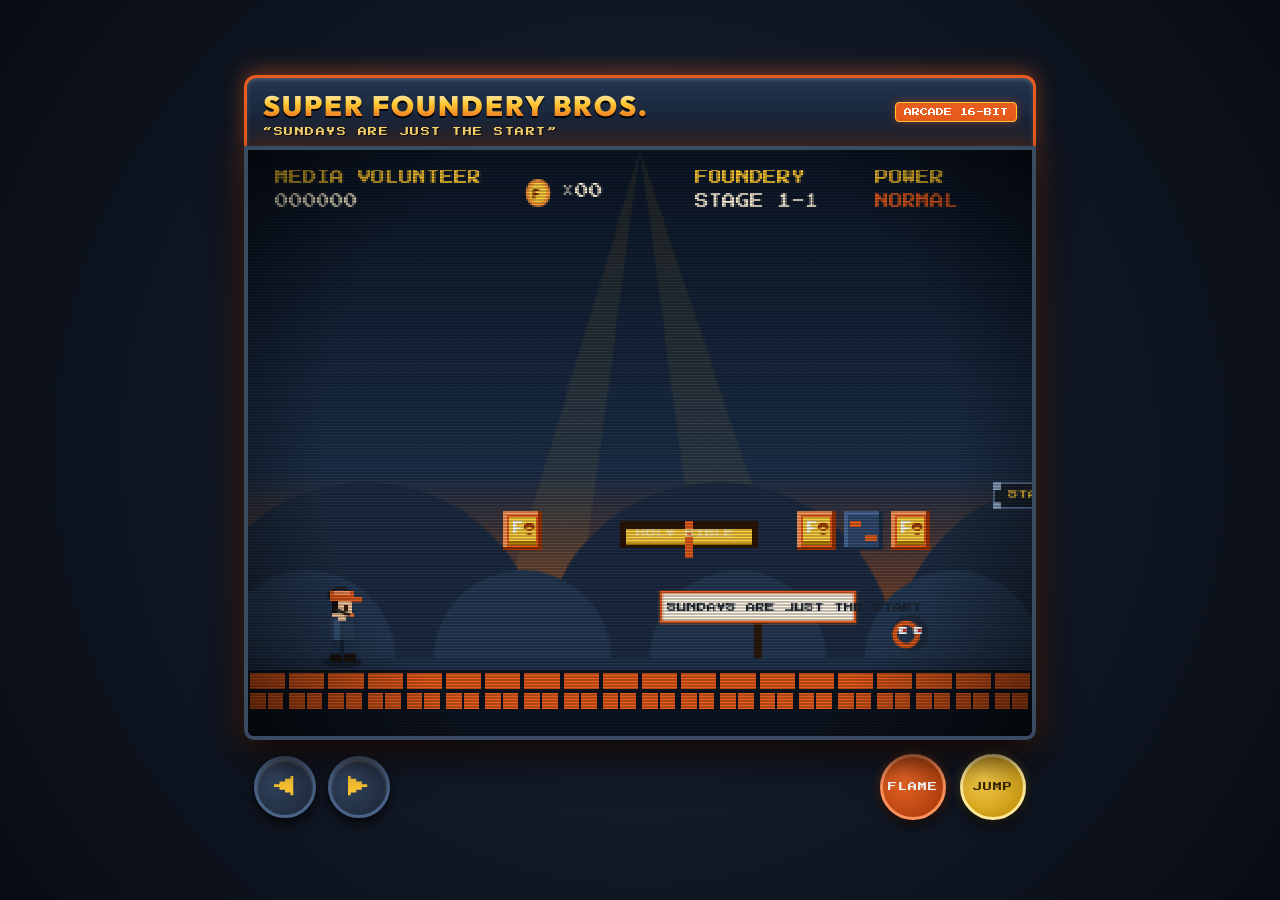
<file: index.html>
<!DOCTYPE html>
<html lang="en">
<head>
<meta charset="UTF-8">
<meta name="viewport" content="width=device-width, initial-scale=1.0, maximum-scale=1.0, user-scalable=no">
<title>SUPER FOUNDERY BROS. - 16-BIT REMASTERED</title>
<style>
  @import url('https://fonts.googleapis.com/css2?family=Press+Start+2P&family=Outfit:wght@600;900&display=swap');

  :root {
    --steel-900: #0d1522;
    --steel-800: #162235;
    --steel-700: #22344f;
    --steel-600: #334d74;
    --orange-500: #e85d1d;
    --orange-400: #ff7836;
    --orange-glow: rgba(232, 93, 29, 0.45);
    --gold-400: #ffc933;
    --gold-300: #ffe476;
    --cream: #fff4db;
    --cream-dim: #ebd4b0;
  }

  * {
    margin: 0;
    padding: 0;
    box-sizing: border-box;
    user-select: none;
    -webkit-user-select: none;
    -webkit-touch-callout: none;
  }

  body {
    background: radial-gradient(circle at center, #1b2638 0%, #080c14 100%);
    min-height: 100vh;
    display: flex;
    flex-direction: column;
    justify-content: center;
    align-items: center;
    overflow: hidden;
    touch-action: none;
    font-family: 'Press Start 2P', monospace;
    color: var(--cream);
  }

  #cabinet {
    position: relative;
    display: flex;
    flex-direction: column;
    align-items: center;
    width: 100%;
    max-width: 820px;
    padding: 10px 14px;
  }

  /* Marquee Header */
  #marquee {
    width: 100%;
    background: linear-gradient(180deg, #24354f 0%, #121c2c 100%);
    border: 3px solid var(--orange-500);
    border-bottom: none;
    border-radius: 12px 12px 0 0;
    padding: 10px 16px;
    display: flex;
    justify-content: space-between;
    align-items: center;
    box-shadow: inset 0 2px 4px rgba(255,255,255,0.2), 0 -4px 20px var(--orange-glow);
  }

  .title-group {
    display: flex;
    flex-direction: column;
    gap: 4px;
  }

  .title-group h1 {
    font-family: 'Outfit', sans-serif;
    font-weight: 900;
    font-size: clamp(18px, 4.2vw, 28px);
    letter-spacing: 2px;
    background: linear-gradient(180deg, #fff 0%, var(--gold-400) 45%, var(--orange-500) 100%);
    -webkit-background-clip: text;
    -webkit-text-fill-color: transparent;
    filter: drop-shadow(0 2px 0px #000);
  }

  .title-group span {
    font-size: clamp(7px, 1.7vw, 9px);
    color: var(--gold-300);
    letter-spacing: 1.5px;
    text-shadow: 1px 1px 0 #000;
  }

  .badge {
    background: var(--orange-500);
    color: #fff;
    font-size: 8px;
    padding: 5px 8px;
    border-radius: 4px;
    border: 1px solid var(--gold-400);
    box-shadow: 0 0 8px var(--orange-glow);
  }

  /* CRT Screen Bezel */
  #screen-bezel {
    position: relative;
    width: 100%;
    background: #000;
    border: 4px solid #3a4b64;
    border-radius: 0 0 10px 10px;
    box-shadow: 0 16px 40px rgba(0,0,0,0.9), 0 0 30px var(--orange-glow);
    aspect-ratio: 4 / 3;
    overflow: hidden;
  }

  canvas {
    width: 100%;
    height: 100%;
    display: block;
    image-rendering: pixelated;
    image-rendering: crisp-edges;
  }

  /* Retro Scanline Overlay */
  #screen-bezel::after {
    content: " ";
    position: absolute;
    inset: 0;
    background: linear-gradient(rgba(18, 16, 16, 0) 50%, rgba(0, 0, 0, 0.25) 50%), 
                radial-gradient(circle, rgba(0,0,0,0) 65%, rgba(0,0,0,0.6) 100%);
    background-size: 100% 3px, 100% 100%;
    pointer-events: none;
    z-index: 10;
  }

  /* Mobile Touch Controls */
  #controls {
    width: 100%;
    display: flex;
    justify-content: space-between;
    align-items: center;
    padding: 14px 10px 6px 10px;
    touch-action: none;
  }

  .dpad {
    display: flex;
    gap: 12px;
  }

  .btn {
    width: 62px;
    height: 62px;
    border-radius: 50%;
    background: radial-gradient(circle at 35% 35%, #354763 0%, #1a2434 100%);
    border: 3px solid #4a6388;
    color: var(--gold-400);
    font-size: 22px;
    display: flex;
    justify-content: center;
    align-items: center;
    box-shadow: 0 6px 12px rgba(0,0,0,0.7), inset 0 2px 3px rgba(255,255,255,0.25);
    cursor: pointer;
    touch-action: none;
    transition: transform 0.06s, border-color 0.06s;
  }

  .btn:active, .btn.pressed {
    transform: translateY(3px) scale(0.95);
    border-color: var(--orange-400);
    background: radial-gradient(circle at 35% 35%, #222f42 0%, #121a26 100%);
  }

  .action-btns {
    display: flex;
    gap: 14px;
  }

  .btn-action {
    width: 66px;
    height: 66px;
    font-size: 9px;
    letter-spacing: 1px;
    border-radius: 50%;
    font-family: 'Press Start 2P', monospace;
  }

  .btn-flame {
    background: radial-gradient(circle at 35% 35%, #f16928 0%, #9e3305 100%);
    border-color: #ff935e;
    color: #fff;
    box-shadow: 0 6px 12px rgba(0,0,0,0.7), 0 0 10px var(--orange-glow);
  }

  .btn-jump {
    background: radial-gradient(circle at 35% 35%, #ffd24d 0%, #b88600 100%);
    border-color: #ffea99;
    color: #3b2800;
    box-shadow: 0 6px 12px rgba(0,0,0,0.7), 0 0 10px rgba(255,201,51,0.3);
  }
</style>
</head>
<body>

<div id="cabinet">
  <div id="marquee">
    <div class="title-group">
      <h1>SUPER FOUNDERY BROS.</h1>
      <span>“SUNDAYS ARE JUST THE START”</span>
    </div>
    <div class="badge">ARCADE 16-BIT</div>
  </div>

  <div id="screen-bezel">
    <canvas id="canvas" width="400" height="300"></canvas>
  </div>

  <div id="controls">
    <div class="dpad">
      <div class="btn" id="btn-left">◀</div>
      <div class="btn" id="btn-right">▶</div>
    </div>
    <div class="action-btns">
      <div class="btn btn-action btn-flame" id="btn-action">FLAME</div>
      <div class="btn btn-action btn-jump" id="btn-jump">JUMP</div>
    </div>
  </div>
</div>

<script>
// --- CANVAS & 16-BIT RENDERER (400 x 300 Resolution) ---
const canvas = document.getElementById('canvas');
const ctx = canvas.getContext('2d');
const W = canvas.width;
const H = canvas.height;

// --- REFINED AUDIO SYNTHESIS ---
const Sound = {
  ctx: null,
  init() {
    if (!this.ctx) {
      const AC = window.AudioContext || window.webkitAudioContext;
      if (AC) this.ctx = new AC();
    }
  },
  play(freqs, duration, type = 'square', vol = 0.08) {
    if (!this.ctx) return;
    const now = this.ctx.currentTime;
    const osc = this.ctx.createOscillator();
    const gain = this.ctx.createGain();
    osc.type = type;
    const step = duration / freqs.length;
    freqs.forEach((f, i) => osc.frequency.setValueAtTime(f, now + i * step));
    gain.gain.setValueAtTime(vol, now);
    gain.gain.exponentialRampToValueAtTime(0.0001, now + duration);
    osc.connect(gain);
    gain.connect(this.ctx.destination);
    osc.start(now);
    osc.stop(now + duration);
  },
  jump() { this.play([180, 240, 360, 520], 0.18, 'sine', 0.12); },
  coin() { this.play([988, 1318], 0.28, 'triangle', 0.1); },
  power() { this.play([262, 330, 392, 523, 659, 784], 0.35, 'triangle', 0.15); },
  bump() { this.play([120, 80], 0.09, 'sawtooth', 0.1); },
  stomp() { this.play([140, 60], 0.14, 'triangle', 0.15); },
  flame() { this.play([600, 320, 160], 0.15, 'sawtooth', 0.08); },
  win() { this.play([440, 554, 659, 880, 1108], 0.6, 'triangle', 0.16); }
};

window.addEventListener('click', () => Sound.init(), { once: true });
window.addEventListener('touchstart', () => Sound.init(), { once: true });

// --- INPUTS (Desktop & Mobile) ---
const keys = { left: false, right: false, jump: false, action: false };

window.addEventListener('keydown', (e) => {
  Sound.init();
  if (['ArrowLeft', 'KeyA'].includes(e.code)) keys.left = true;
  if (['ArrowRight', 'KeyD'].includes(e.code)) keys.right = true;
  if (['ArrowUp', 'KeyW', 'Space'].includes(e.code)) keys.jump = true;
  if (['KeyF', 'KeyJ', 'ShiftLeft', 'ShiftRight'].includes(e.code)) {
    if (!keys.action) shootFlame();
    keys.action = true;
  }
});

window.addEventListener('keyup', (e) => {
  if (['ArrowLeft', 'KeyA'].includes(e.code)) keys.left = false;
  if (['ArrowRight', 'KeyD'].includes(e.code)) keys.right = false;
  if (['ArrowUp', 'KeyW', 'Space'].includes(e.code)) keys.jump = false;
  if (['KeyF', 'KeyJ', 'ShiftLeft', 'ShiftRight'].includes(e.code)) keys.action = false;
});

function bindBtn(id, key, onPress) {
  const el = document.getElementById(id);
  const p = (e) => {
    e.preventDefault();
    Sound.init();
    keys[key] = true;
    el.classList.add('pressed');
    if (onPress) onPress();
  };
  const r = (e) => {
    e.preventDefault();
    keys[key] = false;
    el.classList.remove('pressed');
  };
  el.addEventListener('touchstart', p, { passive: false });
  el.addEventListener('touchend', r, { passive: false });
  el.addEventListener('touchcancel', r, { passive: false });
  el.addEventListener('mousedown', p);
  el.addEventListener('mouseup', r);
  el.addEventListener('mouseleave', r);
}

bindBtn('btn-left', 'left');
bindBtn('btn-right', 'right');
bindBtn('btn-jump', 'jump');
bindBtn('btn-action', 'action', () => shootFlame());

// --- GAME WORLD DATA ---
const LEVEL_LEN = 2400;
let score = 0;
let tokens = 0;
let victory = false;
let globalTick = 0;

// Sub-pixel platforming player with tight inertia
const player = {
  x: 40,
  y: 220,
  vx: 0,
  vy: 0,
  acc: 0.35,
  fric: 0.84,
  maxSpeed: 3.2,
  jumpStrength: -6.8,
  grounded: true,
  facingRight: true,
  tier: 0, // 0: Normal, 1: Coffee Big, 2: Flame Pro
  invuln: 0,
  animTick: 0,
  finished: false
};

const fireballs = [];

function shootFlame() {
  if (player.tier < 2 || fireballs.length >= 3 || player.finished) return;
  Sound.flame();
  fireballs.push({
    x: player.facingRight ? player.x + 22 : player.x - 6,
    y: player.y + (player.tier > 0 ? 12 : 6),
    vx: player.facingRight ? 5.2 : -5.2,
    vy: 1.2,
    bounces: 0
  });
}

function buildWorld() {
  return {
    platforms: [
      { x: 190, y: 190, w: 70, h: 14, type: 'bible', title: 'HOLY BIBLE' },
      { x: 380, y: 170, w: 84, h: 14, type: 'truss', title: 'STAGE TRUSS' },
      { x: 620, y: 155, w: 76, h: 14, type: 'case',  title: 'LIGHTING' },
      { x: 920, y: 165, w: 80, h: 14, type: 'truss', title: 'AUDIO DESK' },
      { x: 1220, y: 150, w: 70, h: 14, type: 'bible', title: 'SCRIPTURE' },
      { x: 1520, y: 160, w: 80, h: 14, type: 'case',  title: 'AV RACK' },
      { x: 1840, y: 150, w: 84, h: 14, type: 'truss', title: 'SANCTUARY' }
    ],
    blocks: [
      { x: 130, y: 185, type: 'faith', item: 'token', hit: false, bounce: 0 },
      { x: 280, y: 185, type: 'faith', item: 'coffee', hit: false, bounce: 0 },
      { x: 304, y: 185, type: 'brick', hit: false, bounce: 0 },
      { x: 328, y: 185, type: 'faith', item: 'flame', hit: false, bounce: 0 },
      { x: 520, y: 140, type: 'faith', item: 'token', hit: false, bounce: 0 },
      { x: 740, y: 185, type: 'faith', item: 'coffee', hit: false, bounce: 0 },
      { x: 764, y: 185, type: 'brick', hit: false, bounce: 0 },
      { x: 1040, y: 170, type: 'faith', item: 'flame', hit: false, bounce: 0 },
      { x: 1360, y: 185, type: 'faith', item: 'token', hit: false, bounce: 0 },
      { x: 1680, y: 170, type: 'faith', item: 'coffee', hit: false, bounce: 0 }
    ],
    doors: [
      { x: 470, w: 42, h: 56, label: "KIDS MIN", col: '#e85d1d' },
      { x: 830, w: 42, h: 62, label: "WORSHIP",  col: '#2b5282' },
      { x: 1140, w: 44, h: 68, label: "MEDIA BOOTH", col: '#223854' },
      { x: 1440, w: 42, h: 58, label: "KENNY'S", col: '#6d327c' },
      { x: 1750, w: 42, h: 64, label: "GROUPS",  col: '#2d8442' }
    ],
    signs: [
      { x: 210, y: 226, text: "SUNDAYS ARE JUST THE START" },
      { x: 980, y: 226, text: "MORE THAN A SUNDAY CHURCH" },
      { x: 1620, y: 226, text: "SUNDAYS ARE JUST THE START" }
    ],
    enemies: [
      { type: 'cable',   x: 360, y: 240, vx: -0.6, alive: true, squish: 0 },
      { type: 'battery', x: 590, y: 240, vx: -0.7, alive: true, squish: 0 },
      { type: 'glitch',  x: 880, y: 240, vx: -0.6, alive: true, squish: 0 },
      { type: 'clock',   x: 1080, y: 240, vx: -0.8, alive: true, squish: 0 },
      { type: 'battery', x: 1320, y: 240, vx: -0.7, alive: true, squish: 0 },
      { type: 'cable',   x: 1560, y: 240, vx: -0.6, alive: true, squish: 0 },
      { type: 'glitch',  x: 1800, y: 240, vx: -0.8, alive: true, squish: 0 }
    ],
    obstacles: [
      { type: 'ball', x: 680,  y: 244, vx: -1.4, r: 8, rot: 0 },
      { type: 'case', x: 1250, y: 242, vx: -1.2, w: 18, h: 14 },
      { type: 'ball', x: 1690, y: 244, vx: -1.5, r: 8, rot: 0 }
    ],
    items: [],
    particles: [],
    flag: { x: 2120, poleH: 140, flagY: 130, reached: false },
    sanctuary: { x: 2210, w: 140, h: 150 }
  };
}

let world = buildWorld();

// --- HIGH-FIDELITY VECTOR PIXEL DRAWING HELPERS ---

// Media Volunteer: Detailed 16-bit Church Tech Hero
function drawVolunteer(ctx, x, y, tier, facingRight, moving, grounded, tick) {
  ctx.save();
  ctx.translate(x + (facingRight ? 0 : (tier > 0 ? 22 : 18)), y);
  if (!facingRight) ctx.scale(-1, 1);

  const bob = grounded && moving ? Math.sin(tick * 0.35) * 2 : 0;
  const legSwing = grounded && moving ? Math.sin(tick * 0.35) * 5 : 0;
  const isJump = !grounded;

  const h = tier > 0 ? 30 : 22;
  const w = tier > 0 ? 20 : 16;

  // Shadow
  ctx.fillStyle = 'rgba(0,0,0,0.3)';
  ctx.beginPath();
  ctx.ellipse(w/2, h + 2, w/2 + 2, 3, 0, 0, Math.PI * 2);
  ctx.fill();

  // Shoes
  ctx.fillStyle = '#1c1510';
  ctx.fillRect(isJump ? 2 : 2 - legSwing, h - 2 + bob, 6, 4);
  ctx.fillRect(isJump ? w - 7 : w - 7 + legSwing, h - 2 + bob, 6, 4);

  // Jeans (Steel Blue)
  ctx.fillStyle = '#223854';
  ctx.fillRect(3, h - 10 + bob, w - 6, 8);
  ctx.fillStyle = '#17273c';
  ctx.fillRect(w/2 - 1, h - 9 + bob, 2, 8); // Seam

  // Shirt (Dark Steel Blue with subtle highlight)
  ctx.fillStyle = tier === 2 ? '#e85d1d' : '#2d4360';
  ctx.fillRect(2, h - 20 + bob, w - 4, 11);
  ctx.fillStyle = tier === 2 ? '#ffa173' : '#3f5d84';
  ctx.fillRect(4, h - 20 + bob, 3, 11); // Fabric Highlight

  // Skin (Neck & Face)
  ctx.fillStyle = '#ffd1a4';
  ctx.fillRect(w/2 - 2, h - 22 + bob, 4, 3);
  ctx.fillRect(3, h - 30 + bob, w - 6, 9);

  // Friendly Face details
  ctx.fillStyle = '#3a2010';
  ctx.fillRect(w - 7, h - 27 + bob, 2, 3); // Eye
  ctx.fillStyle = '#d87060';
  ctx.fillRect(w - 7, h - 23 + bob, 3, 1.5); // Smile

  // Headset Boom Mic & Ear Cup
  ctx.fillStyle = '#111';
  ctx.fillRect(3, h - 29 + bob, 3, 6); // Ear pad
  ctx.strokeStyle = '#222';
  ctx.lineWidth = 1.5;
  ctx.beginPath();
  ctx.arc(w/2 - 1, h - 30 + bob, w/2 - 2, Math.PI, 0); // Headband
  ctx.stroke();
  ctx.beginPath();
  ctx.moveTo(4, h - 25 + bob);
  ctx.lineTo(w - 4, h - 22 + bob); // Boom
  ctx.stroke();
  ctx.fillStyle = '#ff7836';
  ctx.fillRect(w - 4, h - 23 + bob, 2, 2); // Mic wind foam

  // Burnt-Orange Cap (Foundery Style)
  ctx.fillStyle = '#e85d1d';
  ctx.fillRect(2, h - 34 + bob, w - 4, 5);
  ctx.fillRect(w - 4, h - 31 + bob, 6, 2.5); // Brim
  ctx.fillStyle = '#ff925c';
  ctx.fillRect(4, h - 34 + bob, w - 8, 2); // Cap highlight

  // Flame Power-Up Aura
  if (tier === 2) {
    ctx.strokeStyle = 'rgba(255, 201, 51, 0.6)';
    ctx.lineWidth = 1.5;
    ctx.strokeRect(-2, -4 + bob, w + 4, h + 6);
  }

  ctx.restore();
}

// 16-Bit FAITH? Block
function drawFaithBlock(ctx, x, y, hit, bounce, tick) {
  const by = y + bounce;
  if (hit) {
    ctx.fillStyle = '#3a3530';
    ctx.fillRect(x, by, 20, 20);
    ctx.fillStyle = '#221f1c';
    ctx.strokeRect(x + 0.5, by + 0.5, 19, 19);
    ctx.fillStyle = '#181513';
    ctx.fillRect(x + 2, by + 2, 3, 3);
    ctx.fillRect(x + 15, by + 2, 3, 3);
    ctx.fillRect(x + 2, by + 15, 3, 3);
    ctx.fillRect(x + 15, by + 15, 3, 3);
  } else {
    // Golden Orange Glowing Block
    const pulse = Math.sin(tick * 0.1) * 0.15;
    ctx.fillStyle = '#e85d1d';
    ctx.fillRect(x, by, 20, 20);

    // Bevel highlights
    ctx.fillStyle = '#ff985a';
    ctx.fillRect(x, by, 20, 2);
    ctx.fillRect(x, by, 2, 20);
    ctx.fillStyle = '#9e3406';
    ctx.fillRect(x, by + 18, 20, 2);
    ctx.fillRect(x + 18, by, 2, 20);

    // Inner gold badge
    ctx.fillStyle = '#ffd040';
    ctx.fillRect(x + 3, by + 3, 14, 14);
    ctx.fillStyle = '#b38200';
    ctx.fillRect(x + 3, by + 15, 14, 2);

    // "FAITH?" embossed lettering
    ctx.fillStyle = '#fff';
    ctx.font = '6px "Press Start 2P", monospace';
    ctx.fillText('F', x + 5, by + 12);
    ctx.fillStyle = '#9e3406';
    ctx.fillText('?', x + 11, by + 13);
  }
}

// 16-Bit Sound / Bible Floating Platform
function drawPlatform(ctx, plat) {
  if (plat.type === 'bible') {
    // Elegant Bible with Gold Edge
    ctx.fillStyle = '#2d1608';
    ctx.fillRect(plat.x, plat.y, plat.w, plat.h);
    // Gold Page Edges
    ctx.fillStyle = '#ffcf40';
    ctx.fillRect(plat.x + 3, plat.y + 4, plat.w - 6, plat.h - 7);
    ctx.fillStyle = '#b88900';
    ctx.fillRect(plat.x + 3, plat.y + plat.h - 3, plat.w - 6, 1);
    // Ribbon Bookmark
    ctx.fillStyle = '#e85d1d';
    ctx.fillRect(plat.x + plat.w / 2 - 2, plat.y, 4, plat.h + 5);
    // Typography
    ctx.fillStyle = '#ffea9f';
    ctx.font = '5px "Press Start 2P"';
    ctx.fillText('HOLY BIBLE', plat.x + 8, plat.y + 9);
  } else {
    // Pro Stage Truss / Road Case
    ctx.fillStyle = '#1c2533';
    ctx.fillRect(plat.x, plat.y, plat.w, plat.h);
    ctx.strokeStyle = '#5a7398';
    ctx.lineWidth = 1;
    ctx.strokeRect(plat.x + 0.5, plat.y + 0.5, plat.w - 1, plat.h - 1);
    // Chrome Corner Caps
    ctx.fillStyle = '#9cb4d8';
    ctx.fillRect(plat.x, plat.y, 4, 4);
    ctx.fillRect(plat.x + plat.w - 4, plat.y, 4, 4);
    ctx.fillRect(plat.x, plat.y + plat.h - 4, 4, 4);
    ctx.fillRect(plat.x + plat.w - 4, plat.y + plat.h - 4, 4, 4);
    // Title
    ctx.fillStyle = '#ffd040';
    ctx.font = '5px "Press Start 2P"';
    ctx.fillText(plat.title, plat.x + 8, plat.y + 9);
  }
}

// Ministry Door (Pipe alternative)
function drawMinistryDoor(ctx, d) {
  const dy = 260 - d.h;
  // Outer Arch Frame
  ctx.fillStyle = d.col;
  ctx.fillRect(d.x, dy, d.w, d.h);
  ctx.fillStyle = 'rgba(255,255,255,0.2)';
  ctx.fillRect(d.x, dy, d.w, 3);
  ctx.fillRect(d.x, dy, 3, d.h);

  // Door Inset
  ctx.fillStyle = '#fbf5e6';
  ctx.fillRect(d.x + 4, dy + 8, d.w - 8, d.h - 8);
  ctx.fillStyle = '#ded3be';
  ctx.fillRect(d.x + 6, dy + 12, (d.w - 14)/2, d.h - 18);
  ctx.fillRect(d.x + d.w/2 + 1, dy + 12, (d.w - 14)/2, d.h - 18);

  // Department Sign Plaque
  ctx.fillStyle = '#1b2432';
  ctx.fillRect(d.x - 2, dy - 12, d.w + 4, 11);
  ctx.strokeStyle = '#ffd040';
  ctx.strokeRect(d.x - 1.5, dy - 11.5, d.w + 3, 10);
  ctx.fillStyle = '#ffd040';
  ctx.font = '5px "Press Start 2P"';
  ctx.fillText(d.label, d.x + 2, dy - 4);

  // Brass Handle
  ctx.fillStyle = '#ffcf40';
  ctx.beginPath();
  ctx.arc(d.x + d.w - 8, dy + d.h/2 + 2, 2.5, 0, Math.PI * 2);
  ctx.fill();
}

// Sunday Morning Monster: Tangled Cable
function drawCableMonster(ctx, e, tick) {
  const squish = e.squish > 0 ? 0.3 : 1;
  ctx.save();
  ctx.translate(e.x + 9, e.y + 16);
  ctx.scale(1, squish);

  // Tangled loops
  ctx.strokeStyle = '#222f42';
  ctx.lineWidth = 3;
  ctx.beginPath();
  ctx.arc(0, -9, 8, 0, Math.PI * 2);
  ctx.stroke();
  ctx.strokeStyle = '#e85d1d'; // Audio patch cable
  ctx.lineWidth = 2.5;
  ctx.beginPath();
  ctx.arc(-2, -8, 6, 0, Math.PI * 2);
  ctx.stroke();

  // Angry Eyes
  ctx.fillStyle = '#fff';
  ctx.fillRect(-6, -12, 4, 4);
  ctx.fillRect(2, -12, 4, 4);
  ctx.fillStyle = '#c82828';
  ctx.fillRect(-4, -11, 2, 2);
  ctx.fillRect(4, -11, 2, 2);
  ctx.restore();
}

// Sunday Morning Monster: Dead Battery
function drawBatteryMonster(ctx, e, tick) {
  const squish = e.squish > 0 ? 0.3 : 1;
  ctx.save();
  ctx.translate(e.x, e.y + 16);
  ctx.scale(1, squish);

  // Battery Body
  ctx.fillStyle = '#1c2430';
  ctx.fillRect(0, -16, 16, 16);
  ctx.fillStyle = '#999';
  ctx.fillRect(5, -19, 6, 3); // Terminal Nub

  // Red Dead Charge Bar
  ctx.fillStyle = '#c82828';
  ctx.fillRect(2, -14, 12, 5);
  ctx.fillStyle = '#fff';
  ctx.font = '5px "Press Start 2P"';
  ctx.fillText('0%', 3, -4);

  // X_X Eyes
  ctx.fillStyle = '#ff7836';
  ctx.fillText('x', 2, -9);
  ctx.fillText('x', 9, -9);
  ctx.restore();
}

// Sunday Morning Monster: Technical Glitch
function drawGlitchMonster(ctx, e, tick) {
  const squish = e.squish > 0 ? 0.3 : 1;
  ctx.save();
  ctx.translate(e.x, e.y + 16);
  ctx.scale(1, squish);

  ctx.fillStyle = '#5c2a7a';
  ctx.fillRect(0, -16, 16, 16);

  // Glitch Scan artifacts
  const jitter = Math.sin(tick * 0.5) * 3;
  ctx.fillStyle = '#ffc933';
  ctx.fillRect(jitter, -12, 16, 3);
  ctx.fillStyle = '#00d4ff';
  ctx.fillRect(-jitter, -7, 16, 2);

  ctx.fillStyle = '#fff';
  ctx.font = '5px "Press Start 2P"';
  ctx.fillText('ERR', 2, -2);
  ctx.restore();
}

// Power-Up: Fresh Steaming Coffee
function drawCoffee(ctx, x, y, tick) {
  // Steam particles
  const steam = Math.sin(tick * 0.2) * 2;
  ctx.strokeStyle = 'rgba(255,255,255,0.7)';
  ctx.lineWidth = 1.5;
  ctx.beginPath();
  ctx.moveTo(x + 5 + steam, y - 2);
  ctx.lineTo(x + 5 - steam, y - 7);
  ctx.moveTo(x + 11 - steam, y - 2);
  ctx.lineTo(x + 11 + steam, y - 7);
  ctx.stroke();

  // Ceramic Mug
  ctx.fillStyle = '#fff5e0';
  ctx.fillRect(x + 2, y, 12, 14);
  ctx.fillStyle = '#e85d1d'; // Foundery Accent
  ctx.fillRect(x + 2, y + 5, 12, 3);
  // Handle
  ctx.strokeStyle = '#fff5e0';
  ctx.lineWidth = 2;
  ctx.strokeRect(x + 13, y + 2, 4, 8);
}

// Power-Up: Holy Flame Emblem
function drawFlameIcon(ctx, x, y, tick) {
  const scale = 1 + Math.sin(tick * 0.2) * 0.1;
  ctx.save();
  ctx.translate(x + 8, y + 8);
  ctx.scale(scale, scale);

  ctx.fillStyle = '#ffc933';
  ctx.beginPath();
  ctx.arc(0, 0, 9, 0, Math.PI * 2);
  ctx.fill();

  ctx.fillStyle = '#e85d1d';
  ctx.beginPath();
  ctx.moveTo(0, -7);
  ctx.quadraticCurveTo(6, -1, 4, 6);
  ctx.quadraticCurveTo(0, 7, -4, 6);
  ctx.quadraticCurveTo(-6, -1, 0, -7);
  ctx.fill();

  ctx.fillStyle = '#fff';
  ctx.beginPath();
  ctx.arc(0, 3, 2, 0, Math.PI * 2);
  ctx.fill();
  ctx.restore();
}

// Glowing "F" Token
function drawToken(ctx, x, y, tick) {
  const spin = Math.abs(Math.sin(tick * 0.1));
  ctx.save();
  ctx.translate(x + 8, y + 8);
  ctx.scale(spin, 1);

  ctx.fillStyle = '#ff9838';
  ctx.beginPath();
  ctx.arc(0, 0, 7, 0, Math.PI * 2);
  ctx.fill();

  ctx.fillStyle = '#ffd040';
  ctx.beginPath();
  ctx.arc(0, 0, 5, 0, Math.PI * 2);
  ctx.fill();

  ctx.fillStyle = '#7a2800';
  ctx.font = 'bold 7px "Outfit", sans-serif';
  ctx.fillText('F', -3, 3);
  ctx.restore();
}

// --- GAME LOGIC UPDATE ---
function update() {
  globalTick++;
  if (player.invuln > 0) player.invuln--;

  // Victory walk into Sanctuary
  if (player.finished) {
    player.x += 1.4;
    player.grounded = true;
    player.animTick++;

    if (world.flag.flagY < 235) world.flag.flagY += 2;

    if (player.x > world.sanctuary.x + 45) {
      victory = true;
    }
    return;
  }

  // Smooth Horizontal Momentum
  if (keys.left) {
    player.vx -= player.acc;
    player.facingRight = false;
  } else if (keys.right) {
    player.vx += player.acc;
    player.facingRight = true;
  } else {
    player.vx *= player.fric;
    if (Math.abs(player.vx) < 0.08) player.vx = 0;
  }

  player.vx = Math.max(-player.maxSpeed, Math.min(player.maxSpeed, player.vx));
  player.x += player.vx;
  if (player.x < 0) player.x = 0;

  // Jump Logic
  if (keys.jump && player.grounded) {
    player.vy = player.jumpStrength;
    player.grounded = false;
    Sound.jump();
  }

  // Gravity
  player.vy += 0.32;
  player.y += player.vy;

  const pH = player.tier > 0 ? 30 : 22;
  const pW = player.tier > 0 ? 20 : 16;
  let floorY = 260 - pH;

  // Platform Landings
  world.platforms.forEach(plat => {
    if (player.x + pW > plat.x && player.x < plat.x + plat.w) {
      if (player.y + pH <= plat.y + 7 && player.vy >= 0) {
        floorY = Math.min(floorY, plat.y - pH);
      }
    }
  });

  // Door Top Landings
  world.doors.forEach(d => {
    const doorTop = 260 - d.h;
    if (player.x + pW > d.x && player.x < d.x + d.w) {
      if (player.y + pH <= doorTop + 7 && player.vy >= 0) {
        floorY = Math.min(floorY, doorTop - pH);
      }
    }
  });

  // Block Top Landings
  world.blocks.forEach(b => {
    if (player.x + pW > b.x && player.x < b.x + 20) {
      if (player.y + pH <= b.y + 7 && player.vy >= 0) {
        floorY = Math.min(floorY, b.y - pH);
      }
    }
  });

  if (player.y >= floorY) {
    player.y = floorY;
    player.vy = 0;
    player.grounded = true;
  } else {
    player.grounded = false;
  }

  // Under-block Bump Detection
  world.blocks.forEach(b => {
    if (player.vy < 0 && player.x + pW > b.x && player.x < b.x + 20) {
      if (player.y <= b.y + 20 && player.y >= b.y + 10) {
        player.y = b.y + 20;
        player.vy = 1;
        b.bounce = -6;
        Sound.bump();

        if (!b.hit) {
          b.hit = true;
          if (b.type === 'faith') {
            if (b.item === 'token') {
              tokens++;
              score += 100;
              Sound.coin();
              world.particles.push({ type: 'token', x: b.x + 2, y: b.y - 14, vy: -3.8, life: 0 });
            } else if (b.item === 'coffee') {
              world.items.push({ type: 'coffee', x: b.x + 2, y: b.y - 18, vx: 0.8, vy: -2 });
            } else if (b.item === 'flame') {
              world.items.push({ type: 'flame', x: b.x + 2, y: b.y - 18, vx: 0.8, vy: -2 });
            }
          }
        }
      }
    }
    if (b.bounce < 0) b.bounce += 0.7;
    else b.bounce = 0;
  });

  // Item Collection
  for (let i = world.items.length - 1; i >= 0; i--) {
    const it = world.items[i];
    it.vy += 0.25;
    it.x += it.vx;
    it.y += it.vy;
    if (it.y > 244) { it.y = 244; it.vy = 0; }

    if (player.x + pW > it.x && player.x < it.x + 16 && player.y + pH > it.y && player.y < it.y + 16) {
      Sound.power();
      score += 500;
      if (it.type === 'coffee') player.tier = Math.max(player.tier, 1);
      if (it.type === 'flame') player.tier = 2;
      world.items.splice(i, 1);
    }
  }

  // Projectile Fireballs
  for (let i = fireballs.length - 1; i >= 0; i--) {
    const fb = fireballs[i];
    fb.x += fb.vx;
    fb.vy += 0.25;
    fb.y += fb.vy;

    if (fb.y >= 254) {
      fb.y = 254;
      fb.vy = -3.2;
      fb.bounces++;
    }

    let kill = false;
    world.enemies.forEach(e => {
      if (e.alive && Math.abs(fb.x - (e.x + 8)) < 14 && Math.abs(fb.y - (e.y + 8)) < 14) {
        e.alive = false;
        e.squish = 40;
        score += 200;
        Sound.stomp();
        kill = true;
      }
    });

    if (kill || fb.bounces > 3 || Math.abs(fb.x - player.x) > 300) {
      fireballs.splice(i, 1);
    }
  }

  // Enemies Patrol & Stomp
  world.enemies.forEach(e => {
    if (e.alive) {
      e.x += e.vx;
      if (e.x < 100 || e.x > LEVEL_LEN - 100) e.vx *= -1;

      // Player Collision
      if (player.x + pW > e.x && player.x < e.x + 18 && player.y + pH >= e.y && player.y <= e.y + 18) {
        // Jump Stomp
        if (player.vy > 0 && player.y + pH <= e.y + 9) {
          e.alive = false;
          e.squish = 35;
          player.vy = -4.5;
          score += 200;
          Sound.stomp();
        } else if (player.invuln === 0) {
          // Take Damage
          if (player.tier > 0) {
            player.tier--;
            player.invuln = 70;
            Sound.bump();
          } else {
            player.x = Math.max(40, player.x - 50);
            player.invuln = 70;
            score = Math.max(0, score - 150);
            Sound.bump();
          }
        }
      }
    } else if (e.squish > 0) {
      e.squish--;
    }
  });

  // Obstacles (Rolling basketballs & flight cases)
  world.obstacles.forEach(o => {
    o.x += o.vx;
    if (o.type === 'ball') o.rot += o.vx * 0.12;
    if (o.x < 100 || o.x > LEVEL_LEN - 100) o.vx *= -1;

    if (Math.abs((player.x + pW/2) - o.x) < 14 && Math.abs((player.y + pH/2) - o.y) < 14) {
      if (player.invuln === 0) {
        if (player.tier > 0) player.tier--;
        else player.x = Math.max(40, player.x - 40);
        player.invuln = 70;
        Sound.bump();
      }
    }
  });

  // Token float particles
  for (let i = world.particles.length - 1; i >= 0; i--) {
    const p = world.particles[i];
    p.y += p.vy;
    p.vy += 0.2;
    p.life++;
    if (p.life > 25) world.particles.splice(i, 1);
  }

  // Animation cycle
  if (player.grounded && Math.abs(player.vx) > 0.1) {
    player.animTick++;
  } else {
    player.animTick = 0;
  }

  // Flag Check
  if (!player.finished && player.x >= world.flag.x - 10) {
    player.finished = true;
    player.vx = 0;
    Sound.win();
    score += 2000;
  }
}

// --- PARALLAX BACKGROUND & SCENERY RENDER ---
function drawParallax(camX) {
  // 16-Bit Dusk Sky: Royal Navy Blue into Sunset Amber
  const skyGrad = ctx.createLinearGradient(0, 0, 0, H);
  skyGrad.addColorStop(0, '#0c1626');
  skyGrad.addColorStop(0.55, '#1e324d');
  skyGrad.addColorStop(0.85, '#914924');
  skyGrad.addColorStop(1, '#df7a32');
  ctx.fillStyle = skyGrad;
  ctx.fillRect(0, 0, W, H);

  // Distant Sun Rays
  ctx.fillStyle = 'rgba(255, 201, 51, 0.08)';
  ctx.beginPath();
  ctx.moveTo(W/2, 0);
  ctx.lineTo(W/2 - 90, H);
  ctx.lineTo(W/2 - 40, H);
  ctx.fill();
  ctx.beginPath();
  ctx.moveTo(W/2, 0);
  ctx.lineTo(W/2 + 40, H);
  ctx.lineTo(W/2 + 100, H);
  ctx.fill();

  // Distant Church Sanctuary Silhouettes (0.15x parallax)
  const distChurchX = (1800 - camX * 0.15);
  ctx.fillStyle = '#172233';
  ctx.fillRect(distChurchX, 110, 80, 150);
  ctx.beginPath();
  ctx.moveTo(distChurchX - 10, 110);
  ctx.lineTo(distChurchX + 40, 50);
  ctx.lineTo(distChurchX + 90, 110);
  ctx.fill();
  // Steeple Cross
  ctx.fillStyle = '#ffc933';
  ctx.fillRect(distChurchX + 38, 20, 4, 30);
  ctx.fillRect(distChurchX + 30, 28, 20, 4);

  // Far rolling hills (0.3x parallax)
  const hillFar = -(camX * 0.3) % 240;
  ctx.fillStyle = '#1e2e44';
  for (let x = hillFar - 120; x < W + 120; x += 180) {
    ctx.beginPath();
    ctx.arc(x, 260, 90, Math.PI, 0);
    ctx.fill();
  }

  // Near tree line (0.5x parallax)
  const trees = -(camX * 0.5) % 180;
  ctx.fillStyle = '#263b57';
  for (let x = trees - 80; x < W + 80; x += 110) {
    ctx.beginPath();
    ctx.arc(x, 260, 45, Math.PI, 0);
    ctx.fill();
  }

  // Modern Church Platform Ground
  ctx.fillStyle = '#22344f';
  ctx.fillRect(0, 260, W, 6);
  ctx.fillStyle = '#0d1522';
  ctx.fillRect(0, 266, W, 34);

  // Burnt-Orange & Gold Paver Trim
  const paverOffset = -(camX % 20);
  ctx.fillStyle = '#e85d1d';
  for (let gx = paverOffset; gx < W; gx += 20) {
    ctx.fillRect(gx + 1, 268, 18, 8);
    ctx.fillRect(gx + 10, 278, 8, 8);
    ctx.fillRect(gx + 1, 278, 8, 8);
  }
}

// --- MASTER RENDER ---
function render() {
  const camX = Math.max(0, player.x - 110);

  drawParallax(camX);

  ctx.save();
  ctx.translate(-camX, 0);

  // 1. END OF LEVEL: Foundery Sanctuary
  const sc = world.sanctuary;
  ctx.fillStyle = '#1c293d';
  ctx.fillRect(sc.x, 90, sc.w, 170);
  // Stained Glass Cathedral A-Frame
  ctx.fillStyle = '#e85d1d';
  ctx.beginPath();
  ctx.moveTo(sc.x - 10, 90);
  ctx.lineTo(sc.x + sc.w / 2, 20);
  ctx.lineTo(sc.x + sc.w + 10, 90);
  ctx.fill();
  // Glowing Center Emblem
  ctx.fillStyle = '#ffc933';
  ctx.beginPath();
  ctx.arc(sc.x + sc.w / 2, 70, 22, 0, Math.PI * 2);
  ctx.fill();
  ctx.fillStyle = '#e85d1d';
  ctx.font = 'bold 20px "Outfit", sans-serif';
  ctx.fillText('F', sc.x + sc.w/2 - 7, 78);
  // Welcome Arch
  ctx.fillStyle = '#0d1522';
  ctx.fillRect(sc.x + sc.w/2 - 20, 180, 40, 80);
  ctx.fillStyle = '#fff4db';
  ctx.font = '6px "Press Start 2P"';
  ctx.fillText('FOUNDERY', sc.x + 38, 140);
  ctx.fillText('CHURCH', sc.x + 44, 152);

  // 2. FINISH LINE FLAGPOLE
  const fl = world.flag;
  ctx.fillStyle = '#a0b3cc';
  ctx.fillRect(fl.x, 120, 4, fl.poleH);
  ctx.fillStyle = '#ffc933';
  ctx.beginPath();
  ctx.arc(fl.x + 2, 116, 5, 0, Math.PI * 2);
  ctx.fill();

  // Foundery "F" Flag
  ctx.fillStyle = '#e85d1d';
  ctx.fillRect(fl.x + 4, fl.flagY, 34, 22);
  ctx.fillStyle = '#ffc933';
  ctx.fillRect(fl.x + 4, fl.flagY, 34, 3);
  ctx.fillStyle = '#fff';
  ctx.font = 'bold 14px "Outfit", sans-serif';
  ctx.fillText('F', fl.x + 14, fl.flagY + 17);

  // 3. SIGNS
  world.signs.forEach(s => {
    ctx.fillStyle = '#2d1a0e';
    ctx.fillRect(s.x + 48, s.y + 14, 4, 20);
    ctx.fillStyle = '#fff7e8';
    ctx.fillRect(s.x, s.y, 100, 16);
    ctx.strokeStyle = '#e85d1d';
    ctx.lineWidth = 1.5;
    ctx.strokeRect(s.x + 0.5, s.y + 0.5, 99, 15);
    ctx.fillStyle = '#1c2533';
    ctx.font = '5px "Press Start 2P"';
    ctx.fillText(s.text, s.x + 4, s.y + 11);
  });

  // 4. MINISTRY DOORS
  world.doors.forEach(d => drawMinistryDoor(ctx, d));

  // 5. PLATFORMS
  world.platforms.forEach(p => drawPlatform(ctx, p));

  // 6. BLOCKS
  world.blocks.forEach(b => {
    if (b.type === 'faith') {
      drawFaithBlock(ctx, b.x, b.y, b.hit, b.bounce, globalTick);
    } else {
      // 16-bit Steel Structural Brick
      const by = b.y + b.bounce;
      ctx.fillStyle = '#334d74';
      ctx.fillRect(b.x, by, 20, 20);
      ctx.fillStyle = '#4c6c9e';
      ctx.fillRect(b.x, by, 20, 2);
      ctx.fillRect(b.x, by, 2, 20);
      ctx.fillStyle = '#1d2f47';
      ctx.fillRect(b.x, by + 18, 20, 2);
      ctx.fillRect(b.x + 18, by, 2, 20);
      ctx.fillStyle = '#e85d1d';
      ctx.fillRect(b.x + 3, by + 5, 6, 3);
      ctx.fillRect(b.x + 11, by + 12, 6, 3);
    }
  });

  // 7. POWER-UP ITEMS
  world.items.forEach(it => {
    if (it.type === 'coffee') drawCoffee(ctx, it.x, it.y, globalTick);
    if (it.type === 'flame') drawFlameIcon(ctx, it.x, it.y, globalTick);
  });

  // 8. ENEMIES
  world.enemies.forEach(e => {
    if (e.type === 'cable') drawCableMonster(ctx, e, globalTick);
    if (e.type === 'battery') drawBatteryMonster(ctx, e, globalTick);
    if (e.type === 'glitch' || e.type === 'clock') drawGlitchMonster(ctx, e, globalTick);
  });

  // 9. OBSTACLES
  world.obstacles.forEach(o => {
    if (o.type === 'ball') {
      // Rolling basketball
      ctx.save();
      ctx.translate(o.x, o.y);
      ctx.rotate(o.rot);
      ctx.fillStyle = '#e85d1d';
      ctx.beginPath();
      ctx.arc(0, 0, o.r, 0, Math.PI * 2);
      ctx.fill();
      ctx.strokeStyle = '#111';
      ctx.lineWidth = 1.2;
      ctx.beginPath();
      ctx.arc(0, 0, o.r, 0, Math.PI * 2);
      ctx.moveTo(-o.r, 0); ctx.lineTo(o.r, 0);
      ctx.stroke();
      ctx.restore();
    } else {
      // Road Camera Hardcase
      ctx.fillStyle = '#1c222c';
      ctx.fillRect(o.x - o.w/2, o.y - o.h/2, o.w, o.h);
      ctx.strokeStyle = '#9cb4d8';
      ctx.strokeRect(o.x - o.w/2 + 0.5, o.y - o.h/2 + 0.5, o.w - 1, o.h - 1);
      ctx.fillStyle = '#e85d1d';
      ctx.fillRect(o.x - 3, o.y - 2, 6, 4);
    }
  });

  // 10. PROJECTILE FIREBALLS
  fireballs.forEach(fb => {
    ctx.fillStyle = '#ffc933';
    ctx.beginPath();
    ctx.arc(fb.x, fb.y, 5, 0, Math.PI * 2);
    ctx.fill();
    ctx.fillStyle = '#e85d1d';
    ctx.beginPath();
    ctx.arc(fb.x, fb.y, 3, 0, Math.PI * 2);
    ctx.fill();
  });

  // 11. PARTICLES
  world.particles.forEach(p => {
    if (p.type === 'token') drawToken(ctx, p.x, p.y, globalTick);
  });

  // 12. VOLUNTEER CHARACTER
  if (player.invuln % 6 < 3) {
    drawVolunteer(
      ctx,
      player.x,
      player.y,
      player.tier,
      player.facingRight,
      Math.abs(player.vx) > 0.1,
      player.grounded,
      player.animTick
    );
  }

  ctx.restore();

  // --- 16-BIT HUD HEADER ---
  ctx.fillStyle = '#ffc933';
  ctx.font = '7px "Press Start 2P"';
  ctx.fillText('MEDIA VOLUNTEER', 14, 18);
  ctx.fillStyle = '#fff4db';
  ctx.fillText(String(score).padStart(6, '0'), 14, 30);

  // Glowing "F" Token Counter
  drawToken(ctx, 140, 14, globalTick);
  ctx.fillStyle = '#fff4db';
  ctx.fillText('×' + String(tokens).padStart(2, '0'), 160, 25);

  // World Stage
  ctx.fillStyle = '#ffc933';
  ctx.fillText('FOUNDERY', 228, 18);
  ctx.fillStyle = '#fff4db';
  ctx.fillText('STAGE 1-1', 228, 30);

  // Power Level
  ctx.fillStyle = '#ffc933';
  ctx.fillText('POWER', 320, 18);
  ctx.fillStyle = '#e85d1d';
  ctx.fillText(player.tier === 2 ? 'FLAME' : (player.tier === 1 ? 'COFFEE' : 'NORMAL'), 320, 30);

  // Victory Card Overlay
  if (victory) {
    ctx.fillStyle = 'rgba(13, 21, 34, 0.94)';
    ctx.fillRect(40, 60, 320, 170);
    ctx.strokeStyle = '#ffc933';
    ctx.lineWidth = 3;
    ctx.strokeRect(40, 60, 320, 170);

    ctx.fillStyle = '#e85d1d';
    ctx.font = '12px "Press Start 2P"';
    ctx.fillText('SERVICE COMPLETE!', 78, 100);

    ctx.fillStyle = '#fff4db';
    ctx.font = '7px "Press Start 2P"';
    ctx.fillText('SUNDAYS ARE JUST THE START', 68, 130);
    ctx.fillText('MORE THAN A SUNDAY CHURCH', 72, 148);

    ctx.fillStyle = '#ffc933';
    ctx.font = '9px "Press Start 2P"';
    ctx.fillText(`FINAL SCORE: ${score}`, 110, 185);
  }
}

// --- ENGINE LOOP ---
function loop() {
  update();
  render();
  requestAnimationFrame(loop);
}

requestAnimationFrame(loop);
</script>
</body>
</html>
</file>
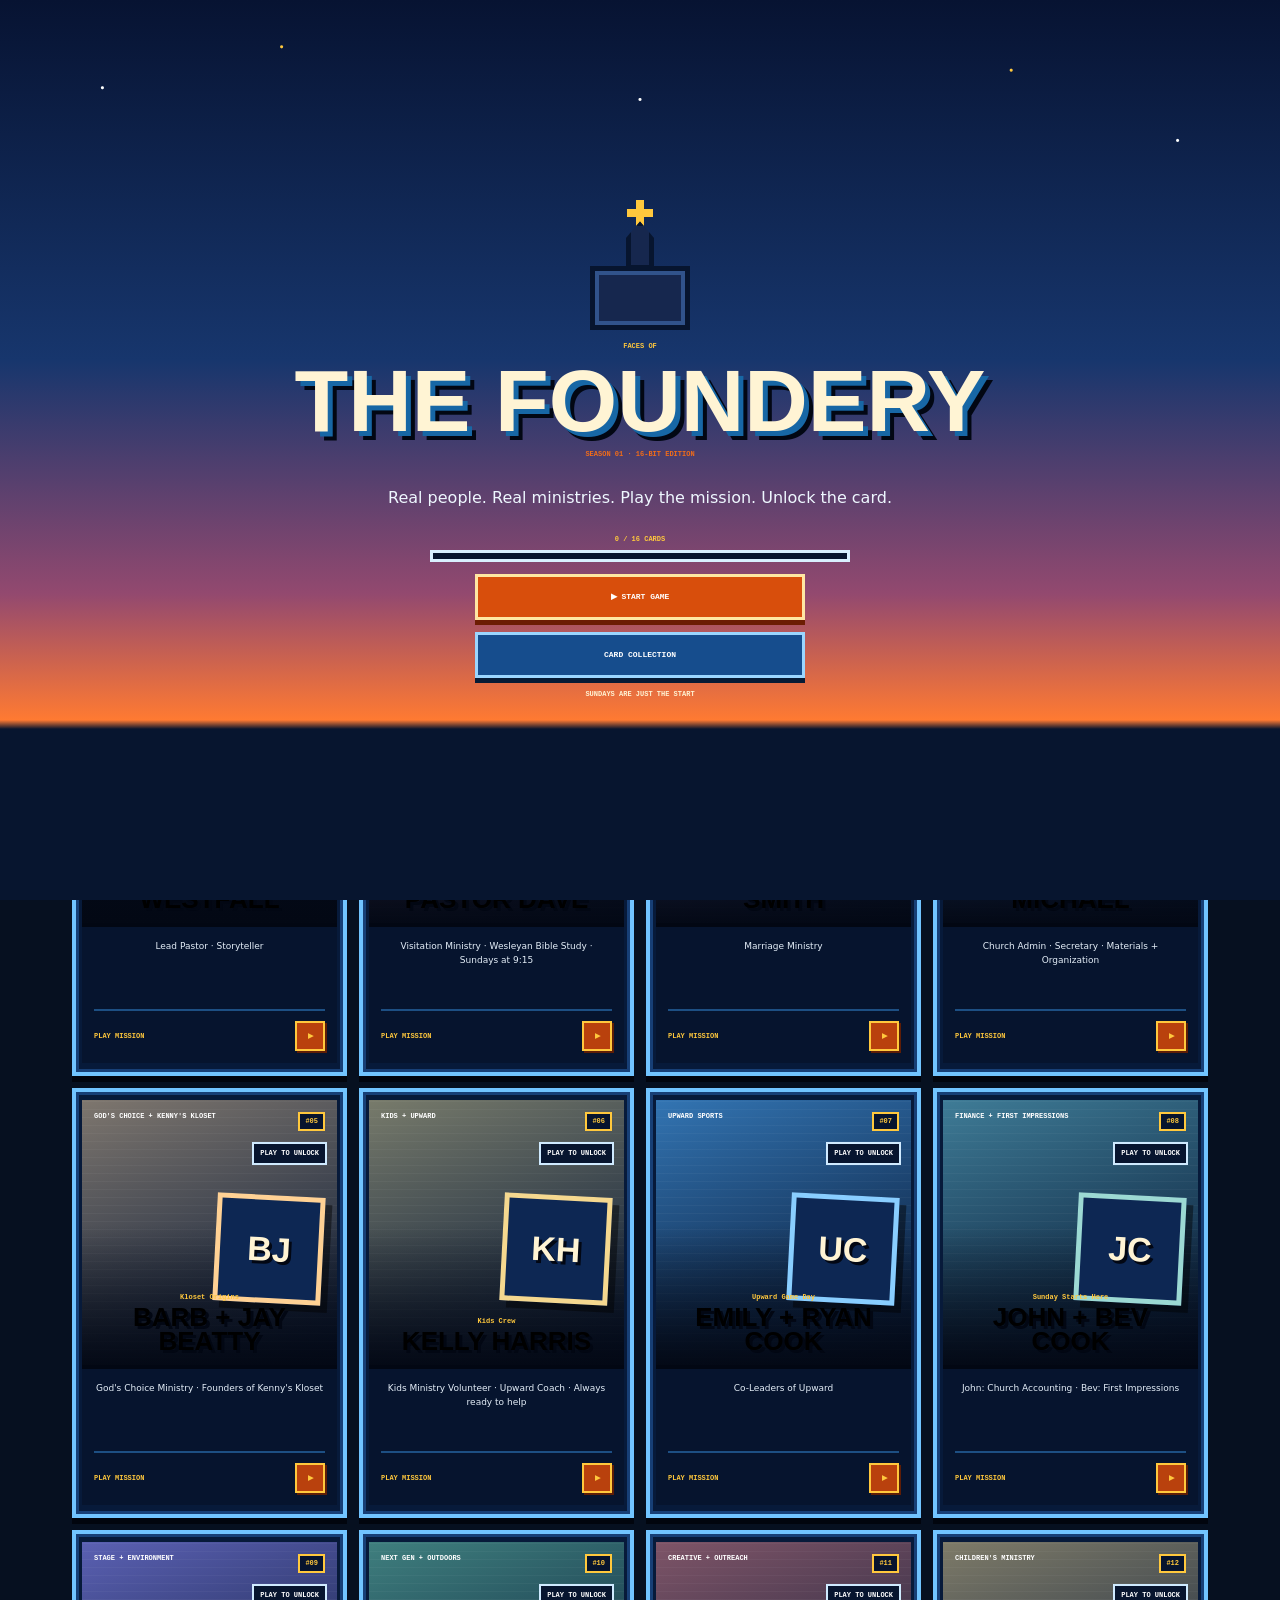
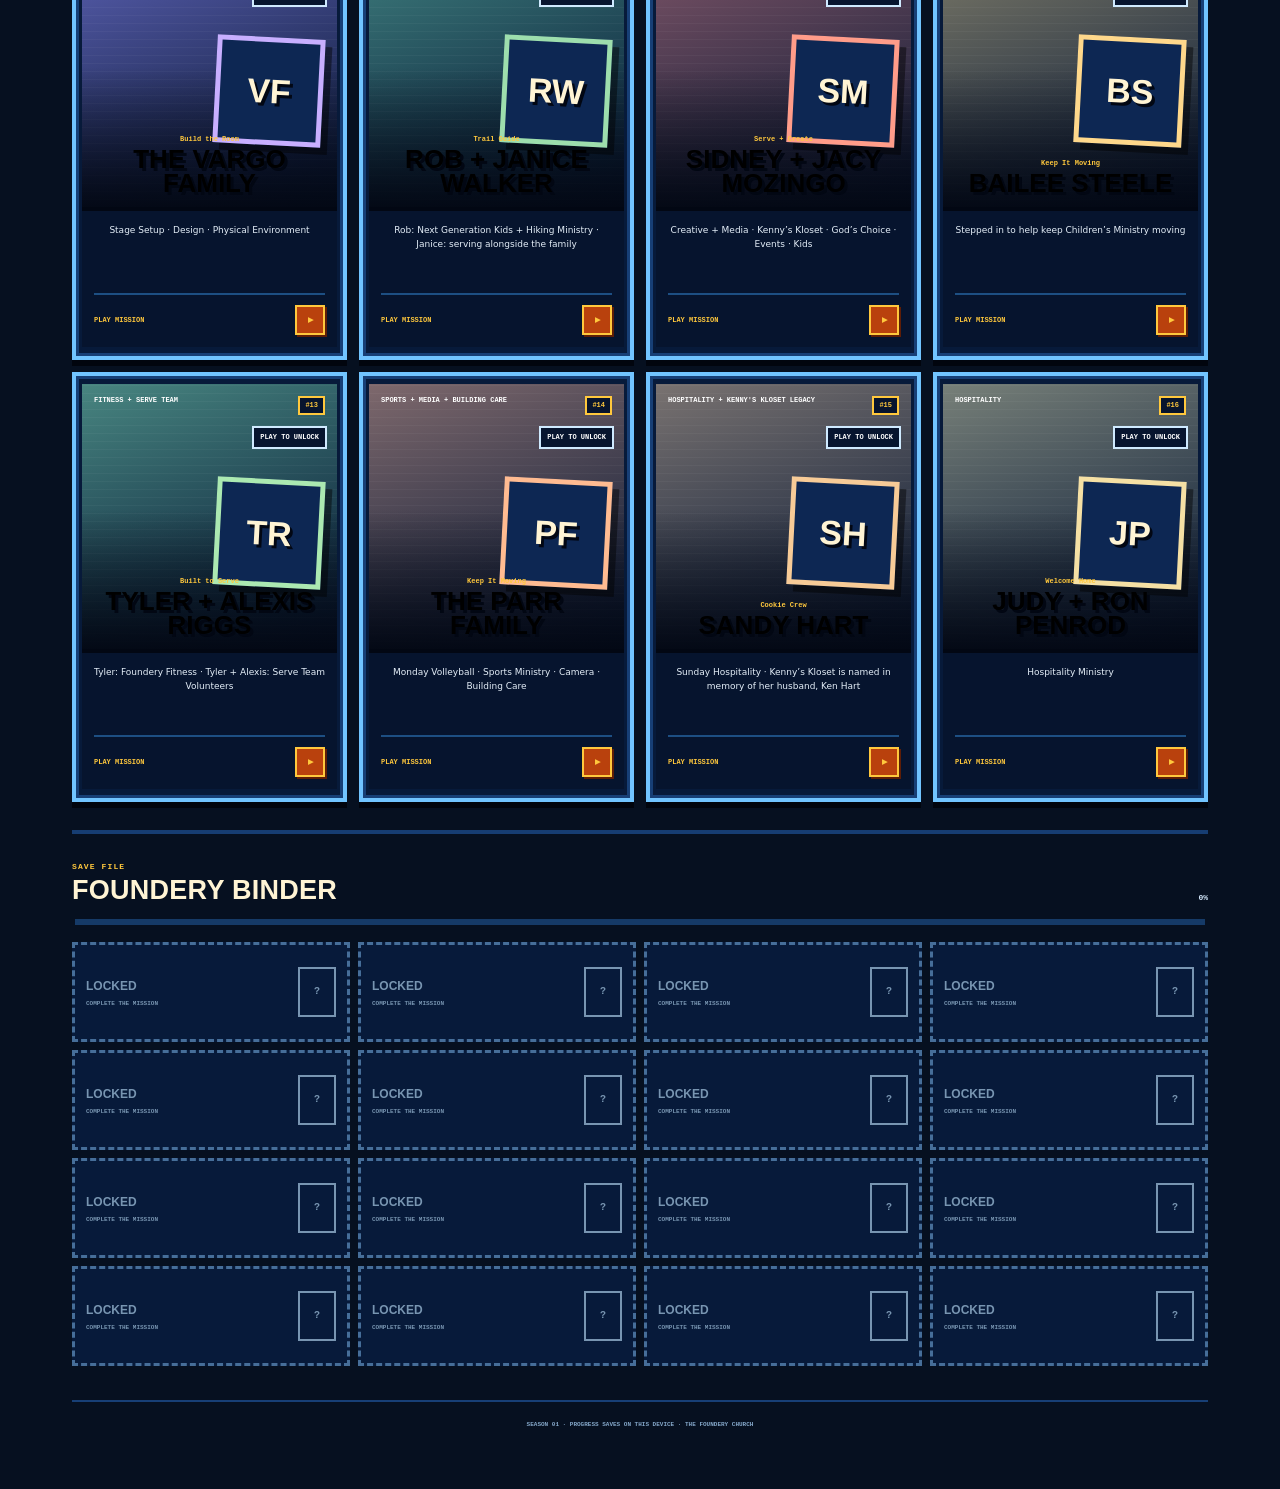
<file: faces/index.html>
<!doctype html>
<html lang="en">
<head>
  <meta charset="utf-8">
  <meta name="viewport" content="width=device-width,initial-scale=1,viewport-fit=cover">
  <meta name="theme-color" content="#07152f">
  <title>Faces of The Foundery</title>
  <link rel="stylesheet" href="styles-1.css">
  <link rel="stylesheet" href="styles-2.css?v=bobby-art-2">
  <link rel="stylesheet" href="styles-3.css">
</head>
<body>
  <div id="boot" class="boot" aria-hidden="false">
    <div class="boot__stars"></div>
    <div class="boot__church" aria-hidden="true"><span class="cross"></span><span class="tower"></span><span class="building"></span></div>
    <div class="boot__eyebrow">FACES OF</div>
    <div class="boot__title">THE FOUNDERY</div>
    <div class="boot__season">SEASON 01 · 16-BIT EDITION</div>
    <p class="boot__copy">Real people. Real ministries. Play the mission. Unlock the card.</p>
    <div class="boot__progress"><span id="bootCount">0 / 16 CARDS</span><div><i id="bootFill"></i></div></div>
    <button id="bootStart" class="primary">▶ START GAME</button>
    <button id="bootCollection" class="secondary">CARD COLLECTION</button>
    <small>SUNDAYS ARE JUST THE START</small>
  </div>

  <main class="app">
    <header class="topbar">
      <div class="brand"><div class="brand__mark">F</div><div><strong>FACES OF THE FOUNDERY</strong><span>SEASON 01 · INTERACTIVE COLLECTION</span></div></div>
      <div class="topbar__right"><button id="sfxBtn" class="tiny">SFX ON</button><div class="counter"><b id="ownedCount">0</b>/<span id="totalCount">16</span></div></div>
    </header>

    <section class="hero">
      <div class="hero__copy">
        <span class="kicker">PLAYER SELECT</span>
        <h1>MEET THE PEOPLE<br><em>BEHIND THE MISSION.</em></h1>
        <p>Choose a person or family, play a mini-game inspired by how they serve, and add their collectible to your Foundery Binder.</p>
        <div class="hero__chips"><span>16 MISSIONS</span><span>QR READY</span><span>NO APP</span><span>PROGRESS SAVED</span></div>
      </div>
      <div class="hero__panel"><span>COLLECTION</span><b>16</b><small>PEOPLE + FAMILIES</small><i>READY!</i></div>
    </section>

    <section id="missionSelect" class="section">
      <div class="section__head"><div><span>MISSION SELECT</span><h2>CHOOSE YOUR STAGE</h2></div><b id="progressText">0 OF 16 COMPLETE</b></div>
      <div id="filters" class="filters"></div>
      <div id="cardGrid" class="cardGrid"></div>
    </section>

    <section id="collection" class="section collection">
      <div class="section__head"><div><span>SAVE FILE</span><h2>FOUNDERY BINDER</h2></div><b id="binderPct">0%</b></div>
      <div class="meter"><i id="binderFill"></i></div>
      <div id="binderGrid" class="binderGrid"></div>
    </section>

    <footer>SEASON 01 · PROGRESS SAVES ON THIS DEVICE · THE FOUNDERY CHURCH</footer>
  </main>

  <div id="overlay" class="overlay" aria-hidden="true">
    <div id="gameShell" class="gameShell">
      <header class="gamebar">
        <div class="gamebar__brand"><span class="gamebar__dot"></span><div><b id="gameTitle">MISSION</b><small id="gameSub">FACES OF THE FOUNDERY</small></div></div>
        <div class="gamebar__actions"><button id="restartBtn" class="tiny">RESTART</button><button id="closeBtn" class="close" aria-label="Close">×</button></div>
      </header>
      <div id="stage" class="stage"></div>
    </div>
  </div>

  <script src="app-1.js?v=bobby-art-2"></script>
  <script src="app-2.js"></script>
  <script src="app-3.js"></script>
  <script src="app-4.js"></script>
</body>
</html>
</file>
<file: faces/styles-1.css>
:root{
  --bg:#061020;--panel:#0c2042;--panel2:#102c59;--line:#4b82b8;--cream:#fff4d4;--muted:#a8c2dd;
  --orange:#f16c19;--gold:#ffc83d;--green:#68dd81;--red:#ef675b;--blue:#71c4ff;--shadow:#01050e;
}
*{box-sizing:border-box}html{background:var(--bg);scroll-behavior:smooth}body{margin:0;color:var(--cream);font-family:ui-sans-serif,system-ui,-apple-system,BlinkMacSystemFont,"Segoe UI",sans-serif;min-height:100vh;background:linear-gradient(180deg,#071332 0,#15336b 24%,#7c4075 42%,#f07132 51%,#0c1830 52%,#061020 100%);background-attachment:fixed;overflow-x:hidden}button{font:inherit;cursor:pointer;-webkit-tap-highlight-color:transparent}button:focus-visible{outline:3px solid #fff;outline-offset:3px}.app{width:min(1180px,100%);margin:auto;padding:12px clamp(10px,2vw,22px) 60px}
.topbar{position:sticky;top:0;z-index:20;display:flex;align-items:center;justify-content:space-between;gap:14px;padding:10px 12px;background:#071a3a;border:3px solid var(--blue);box-shadow:0 5px 0 var(--shadow);margin-bottom:26px}.brand{display:flex;align-items:center;gap:10px}.brand__mark{width:42px;height:42px;display:grid;place-items:center;background:var(--orange);border:3px solid #ffd26a;box-shadow:3px 3px 0 #6a2005;font:900 21px/1 Georgia,serif}.brand strong,.brand span{display:block}.brand strong{font:900 14px/1.15 "Arial Black",Impact,sans-serif;letter-spacing:.03em}.brand span{margin-top:4px;font:700 8px/1.2 "Courier New",monospace;color:var(--gold)}.topbar__right{display:flex;align-items:center;gap:8px}.tiny{border:2px solid var(--blue);background:#0c2a58;color:#fff;padding:8px 9px;font:800 8px/1 "Courier New",monospace;box-shadow:2px 2px 0 var(--shadow)}.tiny.off{opacity:.55}.counter{min-width:82px;text-align:center;border:2px solid #fff4d4;background:#04142e;padding:8px 9px;box-shadow:2px 2px 0 var(--shadow);font:900 11px/1 "Courier New",monospace;color:var(--gold)}
.hero{display:grid;grid-template-columns:minmax(0,1fr) 280px;gap:26px;align-items:stretch;margin-bottom:34px}.hero__copy,.hero__panel{border:4px solid var(--gold);background:#071a3a;box-shadow:0 7px 0 #5c2208,inset 0 0 0 4px #173f76}.hero__copy{padding:24px;position:relative;overflow:hidden}.hero__copy:after{content:"";position:absolute;left:0;right:0;bottom:0;height:58px;opacity:.75;background:linear-gradient(135deg,transparent 45%,#0b2045 46% 58%,transparent 59%) 0 0/100px 58px repeat-x}.hero__copy>*{position:relative;z-index:1}.kicker,.section__head span{font:900 8px/1.3 "Courier New",monospace;letter-spacing:.14em;color:var(--gold)}h1{margin:12px 0 14px;font:900 clamp(44px,7vw,78px)/.9 "Arial Black",Impact,sans-serif;letter-spacing:-.04em;color:var(--orange);text-shadow:4px 4px 0 #6d2106,7px 7px 0 var(--shadow)}h1 em{font-style:normal;color:var(--cream);text-shadow:4px 4px 0 #1c6aa8,7px 7px 0 var(--shadow)}.hero p{max-width:720px;line-height:1.65;color:#eef6ff;font-size:14px}.hero__chips{display:flex;flex-wrap:wrap;gap:7px;margin-top:17px}.hero__chips span{border:2px solid var(--blue);background:#0a2a59;box-shadow:2px 2px 0 var(--shadow);padding:8px 9px;font:800 7px/1 "Courier New",monospace}.hero__panel{padding:20px;display:flex;flex-direction:column;justify-content:center;align-items:flex-start}.hero__panel span,.hero__panel small,.hero__panel i{font:900 8px/1.3 "Courier New",monospace}.hero__panel span{color:var(--gold)}.hero__panel b{font:900 72px/.9 "Arial Black",Impact,sans-serif;color:var(--orange);text-shadow:4px 4px 0 #6d2106}.hero__panel small{color:#dceeff}.hero__panel i{font-style:normal;margin-top:auto;color:var(--green)}
.section{margin-top:28px}.section__head{display:flex;justify-content:space-between;gap:16px;align-items:end;margin-bottom:12px}.section__head h2{margin:4px 0 0;font:900 27px/1 "Arial Black",Impact,sans-serif;letter-spacing:.01em}.section__head>b{font:900 8px/1.3 "Courier New",monospace;color:#d3e7fb}.filters{display:flex;gap:7px;overflow:auto;padding:0 0 13px;scrollbar-width:none}.filters::-webkit-scrollbar{display:none}.filter{flex:0 0 auto;border:2px solid #5b87b5;background:#0c2a58;color:#c8dcf0;padding:9px 10px;box-shadow:2px 2px 0 var(--shadow);font:800 7px/1 "Courier New",monospace}.filter.active{border-color:var(--gold);background:#b9410d;color:#fff}
.cardGrid{display:grid;grid-template-columns:repeat(4,1fr);gap:12px}.card{--a:#ff7a1a;min-height:430px;position:relative;border:4px solid var(--blue);background:#071a3a;box-shadow:0 6px 0 var(--shadow),inset 0 0 0 3px #173f76;overflow:hidden;transition:transform .12s ease,border-color .12s ease}.card:hover{transform:translateY(-3px);border-color:var(--gold)}.card__art{height:265px;position:relative;overflow:hidden;background:linear-gradient(160deg,color-mix(in srgb,var(--a) 45%,#153d75),#07152f)}.card__art:before{content:"";position:absolute;inset:0;background:repeating-linear-gradient(0deg,transparent 0 7px,rgba(255,255,255,.035) 7px 8px)}.card__art:after{content:"";position:absolute;inset:auto 0 0;height:53%;background:linear-gradient(transparent,rgba(3,8,20,.96))}.card[data-id="bobby"] .card__art{background:linear-gradient(180deg,rgba(3,8,20,.03),rgba(3,8,20,.08) 50%,rgba(3,8,20,.95)),url("assets/bobby-card.webp") center 21%/cover no-repeat}.card[data-id="bobby"] .card__art:before{display:none}.card__top,.card__bottom{position:absolute;z-index:2;left:12px;right:12px}.card__top{top:12px;display:flex;justify-content:space-between;gap:8px}.card__series,.card__no,.card__mission,.card__state{font:900 7px/1.3 "Courier New",monospace}.card__series{color:#fff}.card__no{color:var(--gold);background:#07142e;border:2px solid var(--gold);padding:3px 5px}.card__emblem{position:absolute;right:14px;bottom:62px;z-index:1;width:108px;height:108px;display:grid;place-items:center;border:5px solid color-mix(in srgb,var(--a) 70%,#fff);box-shadow:7px 7px 0 rgba(0,0,0,.45);transform:rotate(3deg);background:#0d2753;font:900 34px/1 "Arial Black",Impact,sans-serif;color:#fff4d4;text-shadow:3px 3px 0 #020713}.card[data-id="bobby"] .card__emblem{display:none}.card__bottom{bottom:11px}.card__mission{color:var(--gold);margin-bottom:4px}.card__name{font:900 26px/.92 "Arial Black",Impact,sans-serif;text-transform:uppercase;text-shadow:3px 3px 0 #020713}.card__state{position:absolute;z-index:3;right:10px;top:42px;border:2px solid #cfeaff;background:#07152f;padding:5px 6px;color:#fff}.card.owned .card__state{border-color:var(--green);background:#145e2c}.card__body{padding:13px 12px 12px;background:#06142e;border-top:4px solid #020713}.card__role{min-height:59px;color:#e4eef8;font-size:9px;line-height:1.55}.card__play{display:flex;justify-content:space-between;align-items:center;border-top:2px solid #1d4f83;margin-top:10px;padding-top:10px;font:900 7px/1 "Courier New",monospace;color:var(--gold)}.card__play b{display:grid;place-items:center;width:30px;height:30px;border:2px solid var(--gold);background:#b9410d;box-shadow:2px 2px 0 #5e1d06}.collection{padding-top:20px;border-top:4px solid #163d72}.meter{height:12px;border:3px solid #061020;background:#153a67;margin:4px 0 14px}.meter i{display:block;height:100%;width:0;background:repeating-linear-gradient(90deg,#f16c19 0 28px,#ffc83d 28px 34px);transition:width .25s}.binderGrid{display:grid;grid-template-columns:repeat(4,1fr);gap:8px}.slot{min-height:100px;border:3px dashed #466e99;background:#071a3a;padding:11px;display:flex;align-items:center;justify-content:space-between;color:#7895b1}.slot.owned{border-style:solid;border-color:var(--gold);color:#fff0a5}.slot strong{font:900 12px/1.25 "Arial Black",Impact,sans-serif;text-transform:uppercase}.slot small{display:block;margin-top:5px;font:700 6px/1.55 "Courier New",monospace;max-width:190px}.slot__seal{width:38px;height:50px;border:2px solid currentColor;display:grid;place-items:center;font:900 10px/1 "Courier New",monospace}footer{text-align:center;margin-top:34px;padding-top:18px;border-top:2px solid #173f76;color:#85a8ca;font:800 6px/1.6 "Courier New",monospace}
</file>
<file: faces/styles-2.css>
.overlay{position:fixed;inset:0;z-index:100;display:none;padding:10px;overflow:auto;background:rgba(2,5,14,.96)}.overlay.show{display:block}.gameShell{--a:#f16c19;width:min(780px,100%);min-height:min(720px,calc(100vh - 20px));margin:auto;background:#071a3a;border:5px solid var(--blue);box-shadow:0 9px 0 var(--shadow),inset 0 0 0 4px #173f76;position:relative}.gamebar{min-height:70px;padding:11px 12px;background:#082554;border-bottom:4px solid #020713;display:flex;align-items:center;justify-content:space-between;gap:12px}.gamebar__brand{display:flex;align-items:center;gap:9px}.gamebar__dot{width:32px;height:32px;background:var(--a);border:3px solid #ffe099;box-shadow:3px 3px 0 #6d1d03}.gamebar__brand b,.gamebar__brand small{display:block}.gamebar__brand b{font:900 13px/1.1 "Arial Black",Impact,sans-serif;text-transform:uppercase;color:var(--gold)}.gamebar__brand small{margin-top:4px;font:700 6px/1.3 "Courier New",monospace;color:#d6e9ff}.gamebar__actions{display:flex;align-items:center;gap:7px}.close{width:38px;height:38px;border:3px solid #ffd0c7;background:#b82e29;color:#fff;box-shadow:3px 3px 0 #5a110d;font-size:22px;line-height:1}.stage{padding:14px;min-height:620px;background:repeating-linear-gradient(180deg,rgba(255,255,255,.02) 0 2px,transparent 2px 7px),#06142e}.brief{display:grid;grid-template-columns:230px 1fr;gap:24px;align-items:center;min-height:550px}.brief__card{aspect-ratio:2.5/3.5;border:8px solid var(--gold);box-shadow:7px 7px 0 #020713;background:#0b2a59;overflow:hidden;position:relative}.brief__card.hasArt{background:linear-gradient(180deg,rgba(3,8,20,.02),rgba(3,8,20,.15) 52%,rgba(3,8,20,.96)),url("assets/bobby-card.webp") center 20%/cover no-repeat}.brief__card .brief__emblem{position:absolute;inset:18% 15%;display:grid;place-items:center;border:6px solid var(--a);background:#071a3a;color:#fff;font:900 50px/1 "Arial Black",Impact,sans-serif}.brief__card.hasArt .brief__emblem{display:none}.brief__card footer{position:absolute;left:0;right:0;bottom:0;margin:0;border:0;background:linear-gradient(transparent,#031023);padding:50px 12px 12px;text-align:left}.brief__card strong{font:900 22px/.95 "Arial Black",Impact,sans-serif;text-transform:uppercase}.brief__card small{display:block;margin-top:5px;font:900 7px/1.4 "Courier New",monospace;color:var(--gold)}.brief__copy span{font:900 7px/1.4 "Courier New",monospace;color:var(--gold)}.brief__copy h3{margin:8px 0 10px;font:900 40px/.95 "Arial Black",Impact,sans-serif;text-transform:uppercase;text-shadow:3px 3px 0 #020713}.brief__copy p{color:#dceaff;line-height:1.65;font-size:11px}.lastRun{border:2px solid #315f8d;background:#07152f;padding:9px;margin:12px 0}.lastRun b,.lastRun small{display:block;font:800 6px/1.5 "Courier New",monospace}.lastRun b{color:var(--blue)}.lastRun small{margin-top:4px;color:var(--gold)}.brief__actions{display:flex;gap:8px;margin-top:15px}.primary,.secondary{min-height:46px;border-radius:0;padding:0 14px;font:900 8px/1 "Courier New",monospace;color:#fff}.primary{border:3px solid #ffe7a3;background:#d84e0c;box-shadow:0 5px 0 #6d1d03}.secondary{border:3px solid #9bd6ff;background:#164d8d;box-shadow:0 5px 0 #061b35}.primary:active,.secondary:active,.tiny:active,.close:active{transform:translateY(3px);box-shadow:0 1px 0 #020713}.ready,.gameOver,.reveal{min-height:560px;display:grid;place-items:center;text-align:center}.ready__box,.gameOver__box,.reveal__box{max-width:520px;padding:24px}.ready__stage,.ready__hint,.gameOver__small{font:900 7px/1.4 "Courier New",monospace}.ready__stage{color:var(--blue)}.ready__word,.gameOver__title{font:900 68px/.9 "Arial Black",Impact,sans-serif;text-shadow:5px 5px 0 #7a2b08,9px 9px 0 #020713}.ready__word.go{color:var(--green);text-shadow:5px 5px 0 #17682f,9px 9px 0 #020713}.ready__mission{margin-top:16px;font:900 9px/1.4 "Courier New",monospace}.ready__hint{margin-top:14px;color:var(--orange);animation:blink 1s steps(2,end) infinite}@keyframes blink{50%{opacity:.18}}.gameOver{border:4px solid #d9554d;background:#220b12}.gameOver__small{color:#ff9f8f}.gameOver__title{color:#fff0d5}.gameOver p{color:#ffd1ca}.gameOver__actions{display:grid;gap:8px;max-width:300px;margin:auto}.gameHeader{display:flex;justify-content:space-between;gap:16px;align-items:end;margin-bottom:10px}.gameHeader h3{margin:0;font:900 28px/.95 "Arial Black",Impact,sans-serif;text-transform:uppercase}.gameHeader p{max-width:420px;margin:0;color:#d7e8fa;font-size:10px;line-height:1.5}.hud{display:flex;gap:7px;flex-wrap:wrap;margin-bottom:10px}.hud span{border:3px solid var(--blue);background:#07152f;padding:8px 9px;box-shadow:0 3px 0 #020713;font:900 7px/1 "Courier New",monospace}.hud b{color:var(--gold)}.arena{border:4px solid var(--blue);background:#07152f;box-shadow:0 5px 0 #020713,inset 0 0 0 3px #173f76;padding:12px;position:relative}.feedback{margin-top:10px;min-height:44px;border:2px solid #315a84;background:#071a3a;padding:9px;display:flex;align-items:center;color:#dcecff;font:800 6px/1.65 "Courier New",monospace}.feedback.good{border-color:#3fa35b;background:#092b19;color:#7bf095}.feedback.bad{border-color:#b73c36;background:#381211;color:#ff9084}.pads{display:grid;grid-template-columns:repeat(2,1fr);gap:8px;margin-top:10px}.pad,.bigButton,.dpad button,.choice{min-height:64px;border:3px solid #8ad4ff;background:#0c2a58;color:#fff;box-shadow:0 4px 0 #020713;font:900 8px/1.35 "Courier New",monospace}.pad.live,.choice.live{border-color:var(--gold);background:#b9410d}.pad.good,.choice.good{border-color:var(--green);background:#17682f}.pad.bad,.choice.bad{border-color:#ff8d7e;background:#7d211f}.display{height:145px;border:3px solid #264f83;background:#020713;display:grid;place-items:center;overflow:hidden;position:relative}.display b{font:900 28px/1 "Arial Black",Impact,sans-serif;text-transform:uppercase}.bobbyStage{padding-right:150px;min-height:350px}.bobbyStage .bobbySprite{position:absolute;right:22px;bottom:20px;width:112px;image-rendering:pixelated;filter:drop-shadow(5px 6px 0 rgba(1,4,13,.7))}.bobbySprite.pop{animation:pop .18s steps(2,end)}.bobbySprite.shake{animation:shake .24s steps(3,end)}@keyframes pop{50%{transform:translateY(-10px) scale(1.04)}}@keyframes shake{25%{transform:translateX(-6px)}75%{transform:translateX(6px)}}.canvasWrap{border:4px solid var(--blue);background:#07152f;box-shadow:0 5px 0 #020713;overflow:hidden}.canvasWrap canvas{display:block;width:100%;height:auto;image-rendering:pixelated;touch-action:none}.dpad{display:grid;grid-template-columns:repeat(3,58px);grid-template-rows:repeat(2,50px);justify-content:center;gap:6px;margin-top:10px}.dpad .up{grid-column:2}.dpad .left{grid-column:1;grid-row:2}.dpad .down{grid-column:2;grid-row:2}.dpad .right{grid-column:3;grid-row:2}.track{height:46px;border:3px solid var(--blue);background:#020713;position:relative;margin:20px 0}.track__target{position:absolute;top:0;bottom:0;background:#17682f;border:3px solid var(--green)}.track__needle{position:absolute;top:5px;width:24px;height:30px;background:var(--gold);box-shadow:3px 3px 0 #7e5200}.planks{display:grid;grid-template-columns:repeat(6,1fr);gap:5px}.plank{height:42px;border:3px dashed #456d9d;background:#06142e;display:grid;place-items:center}.plank.on{border-style:solid;border-color:var(--green);background:#17682f}.sortItem{min-height:150px;display:grid;place-items:center;border:4px solid var(--blue);background:#082554;text-align:center}.sortItem b{font:900 44px/1 "Arial Black",Impact,sans-serif;color:var(--gold)}.sortItem small{display:block;margin-top:8px;font:900 9px/1.4 "Courier New",monospace}.choices{display:grid;grid-template-columns:repeat(2,1fr);gap:7px;margin-top:8px}.dual{display:grid;grid-template-columns:1fr 1fr;gap:8px}.station{border:4px solid var(--blue);background:#071a3a;padding:10px;text-align:center}.station h4{margin:0 0 8px;font:900 15px/1 "Arial Black",Impact,sans-serif;text-transform:uppercase;color:var(--gold)}.bar{height:150px;border:3px solid #020713;background:#153a67;position:relative}.bar i{position:absolute;left:0;right:0;bottom:0;height:70%;background:repeating-linear-gradient(0deg,#4fd267 0 12px,#2c9f48 12px 16px);transition:height .12s}.bar i.warn{background:#a46d28}.bar i.danger{background:#922f33}.station button{width:100%;margin-top:8px}.tapGrid{display:grid;grid-template-columns:1fr 1fr;gap:8px}.tapTarget{height:110px;border:3px solid #6e9aca;background:#0c2a58;color:#aec7df;font:900 9px/1.3 "Courier New",monospace}.tapTarget.live{border-color:var(--gold);background:#b9410d;color:#fff}.parrTabs{display:grid;grid-template-columns:repeat(3,1fr);gap:5px;margin-bottom:8px}.parrTabs span{border:2px solid #456d9d;background:#071a3a;padding:7px;text-align:center;font:900 6px/1 "Courier New",monospace}.parrTabs span.live{border-color:var(--gold);background:#b9410d}.volleyCourt,.cameraFrame{height:220px;border:4px solid var(--blue);position:relative;overflow:hidden;background:#173f76}.volleyCourt{background:linear-gradient(#173f76 0 34%,#d48736 34%)}.volleyNet{position:absolute;left:0;right:0;top:50%;height:5px;background:#fff}.volleyBall{position:absolute;width:30px;height:30px;border:3px solid #071a3a;background:#fff}.cameraFrame{background:linear-gradient(rgba(40,80,110,.22) 1px,transparent 1px),linear-gradient(90deg,rgba(40,80,110,.22) 1px,transparent 1px),#020713;background-size:20px 20px}.cameraTarget{position:absolute;width:72px;height:72px;border:3px solid var(--blue)}.cameraBox{position:absolute;width:96px;height:96px;border:3px solid #fff;left:50%;top:50%;transform:translate(-50%,-50%)}.fixGrid{display:grid;grid-template-columns:repeat(3,1fr);gap:7px}.fixGrid button{height:80px;border:3px solid #496e96;background:#0c2a58;color:#738aa4;font-size:26px}.fixGrid button.live{border-color:var(--gold);background:#b9410d;color:#fff}.fitness{display:grid;grid-template-columns:1fr 1fr;gap:8px}.fitness button{height:110px}.repMeter{height:13px;border:3px solid #020713;background:#153a67;margin-top:10px}.repMeter i{display:block;height:100%;width:0;background:repeating-linear-gradient(90deg,#f16c19 0 18px,#ffc83d 18px 23px)}.reveal{background:radial-gradient(circle at 50% 42%,rgba(255,200,61,.18),transparent 30%),#020610}.reveal__card{width:min(290px,80vw);aspect-ratio:2.5/3.5;margin:auto;border:8px solid var(--gold);box-shadow:8px 8px 0 #020713;background:#0b2a59;position:relative;overflow:hidden}.reveal__card.hasArt{background:linear-gradient(180deg,rgba(3,8,20,.02),rgba(3,8,20,.14) 53%,rgba(3,8,20,.96)),url("assets/bobby-card.webp") center 20%/cover no-repeat}.reveal__emblem{position:absolute;inset:20%;display:grid;place-items:center;border:6px solid var(--a);font:900 58px/1 "Arial Black",Impact,sans-serif}.reveal__card.hasArt .reveal__emblem{display:none}.reveal__card footer{position:absolute;left:0;right:0;bottom:0;margin:0;border:0;background:linear-gradient(transparent,#031023);padding:60px 12px 12px;text-align:left}.reveal__card strong{font:900 24px/.95 "Arial Black",Impact,sans-serif;text-transform:uppercase}.reveal__card small{display:block;margin-top:6px;font:900 7px/1.4 "Courier New",monospace;color:var(--gold)}.reveal h3{font:900 30px/1 "Arial Black",Impact,sans-serif;color:var(--gold);text-transform:uppercase}.reveal p{color:#d6e6f7;font-size:11px}.shake{animation:screenShake .18s steps(3,end)}@keyframes screenShake{25%{transform:translateX(-4px)}75%{transform:translateX(4px)}}.flash{animation:flash .2s steps(2,end)}@keyframes flash{50%{filter:brightness(1.7)}}

.brief__art,.reveal__art{position:absolute;inset:0;width:100%;height:100%;object-fit:cover;object-position:center 20%;display:block;z-index:0}
.brief__card.hasArt,.reveal__card.hasArt{background:#07152f}
.brief__card.hasArt footer,.reveal__card.hasArt footer{z-index:2}
.brief__card.hasArt:after,.reveal__card.hasArt:after{content:"";position:absolute;inset:0;z-index:1;pointer-events:none;background:linear-gradient(180deg,rgba(3,8,20,0) 0%,rgba(3,8,20,.08) 48%,rgba(3,8,20,.93) 100%)}
</file>
<file: faces/styles-3.css>
.boot{position:fixed;inset:0;z-index:5000;display:grid;place-items:center;align-content:center;gap:12px;padding:20px;text-align:center;background:linear-gradient(180deg,#071332 0,#17366d 40%,#93496f 66%,#ff7a32 80%,#07152f 81%);transition:opacity .25s,transform .25s}.boot.hide{opacity:0;transform:scale(1.03);pointer-events:none}.boot__stars{pointer-events:none;position:absolute;inset:0 0 35%;background:radial-gradient(circle at 8% 15%,#fff 0 1px,transparent 2px),radial-gradient(circle at 22% 8%,#ffc83d 0 1px,transparent 2px),radial-gradient(circle at 50% 17%,#fff 0 1px,transparent 2px),radial-gradient(circle at 79% 12%,#ffc83d 0 1px,transparent 2px),radial-gradient(circle at 92% 24%,#fff 0 1px,transparent 2px)}.boot__church{pointer-events:none;position:relative;width:160px;height:130px}.boot__church span{position:absolute;display:block}.building{left:30px;right:30px;bottom:0;height:64px;background:#16274e;border:5px solid #07152f;box-shadow:inset 0 0 0 4px #31538b}.tower{left:66px;bottom:60px;width:28px;height:49px;background:#16274e;border:5px solid #07152f;clip-path:polygon(50% 0,100% 34%,100% 100%,0 100%,0 34%)}.cross{left:76px;top:0;width:8px;height:31px;background:#ffc83d;box-shadow:0 0 0 0}.cross:after{content:"";position:absolute;width:26px;height:8px;left:-9px;top:9px;background:#ffc83d}.boot__eyebrow,.boot__season,.boot__progress,.boot small{font:900 7px/1.4 "Courier New",monospace}.boot__eyebrow,.boot__progress{color:var(--gold)}.boot__title{font:900 clamp(46px,10vw,88px)/.84 "Arial Black",Impact,sans-serif;color:#fff4d4;text-shadow:5px 5px 0 #1767a5,9px 9px 0 #020713}.boot__season{color:var(--orange)}.boot__copy{max-width:560px;color:#eef7ff}.boot__progress{width:min(420px,88vw)}.boot__progress>div{height:12px;border:3px solid #d8efff;background:#07152f;padding:1px;margin-top:5px}.boot__progress i{display:block;height:100%;width:0;background:repeating-linear-gradient(90deg,#f16c19 0 24px,#ffc83d 24px 29px)}.boot>button{width:min(330px,90vw)}
@media(max-width:900px){.cardGrid,.binderGrid{grid-template-columns:repeat(2,1fr)}.hero{grid-template-columns:1fr}.hero__panel{display:none}.brief{grid-template-columns:190px 1fr}.card{min-height:390px}.card__art{height:225px}}
@media(max-width:560px){.app{padding-inline:8px}.topbar{padding:8px}.brand__mark{width:36px;height:36px}.brand strong{font-size:10px}.brand span{font-size:6px}.tiny{font-size:6px;padding:7px}.counter{min-width:60px;font-size:9px}.hero__copy{padding:16px}h1{font-size:38px;line-height:1}.hero p{font-size:12px}.section__head h2{font-size:21px}.section__head>b{font-size:6px}.cardGrid{gap:8px}.card{min-height:344px;border-width:3px}.card__art{height:205px}.card__name{font-size:17px}.card__role{font-size:7px;min-height:64px}.card__emblem{width:82px;height:82px;font-size:26px}.binderGrid{gap:6px}.slot{min-height:85px;padding:8px}.slot strong{font-size:9px}.gameShell{border-width:3px}.stage{padding:9px}.brief{display:block;min-height:0}.brief__card{width:150px;margin:0 auto 18px}.brief__copy{text-align:center}.brief__copy h3{font-size:28px}.brief__actions{justify-content:center}.gameHeader{display:block}.gameHeader p{margin-top:7px}.gameHeader h3{font-size:22px}.bobbyStage{padding-right:0;padding-top:128px;min-height:430px}.bobbyStage .bobbySprite{right:50%;top:14px;bottom:auto;width:92px;transform:translateX(50%)}.pads{gap:6px}.pad,.bigButton,.choice{min-height:58px;font-size:7px}.dual{gap:6px}.bar{height:120px}.tapTarget{height:96px}.volleyCourt,.cameraFrame{height:185px}.ready__word,.gameOver__title{font-size:50px}.stage{min-height:calc(100vh - 100px)}.boot{padding:14px}.boot__church{width:135px;height:108px}.building{left:24px;right:24px;height:52px}.tower{left:55px;bottom:49px}.cross{left:65px}.boot__title{font-size:46px}.boot__copy{font-size:11px}.boot__eyebrow,.boot__season,.boot__progress,.boot small{font-size:5px}}
</file>
